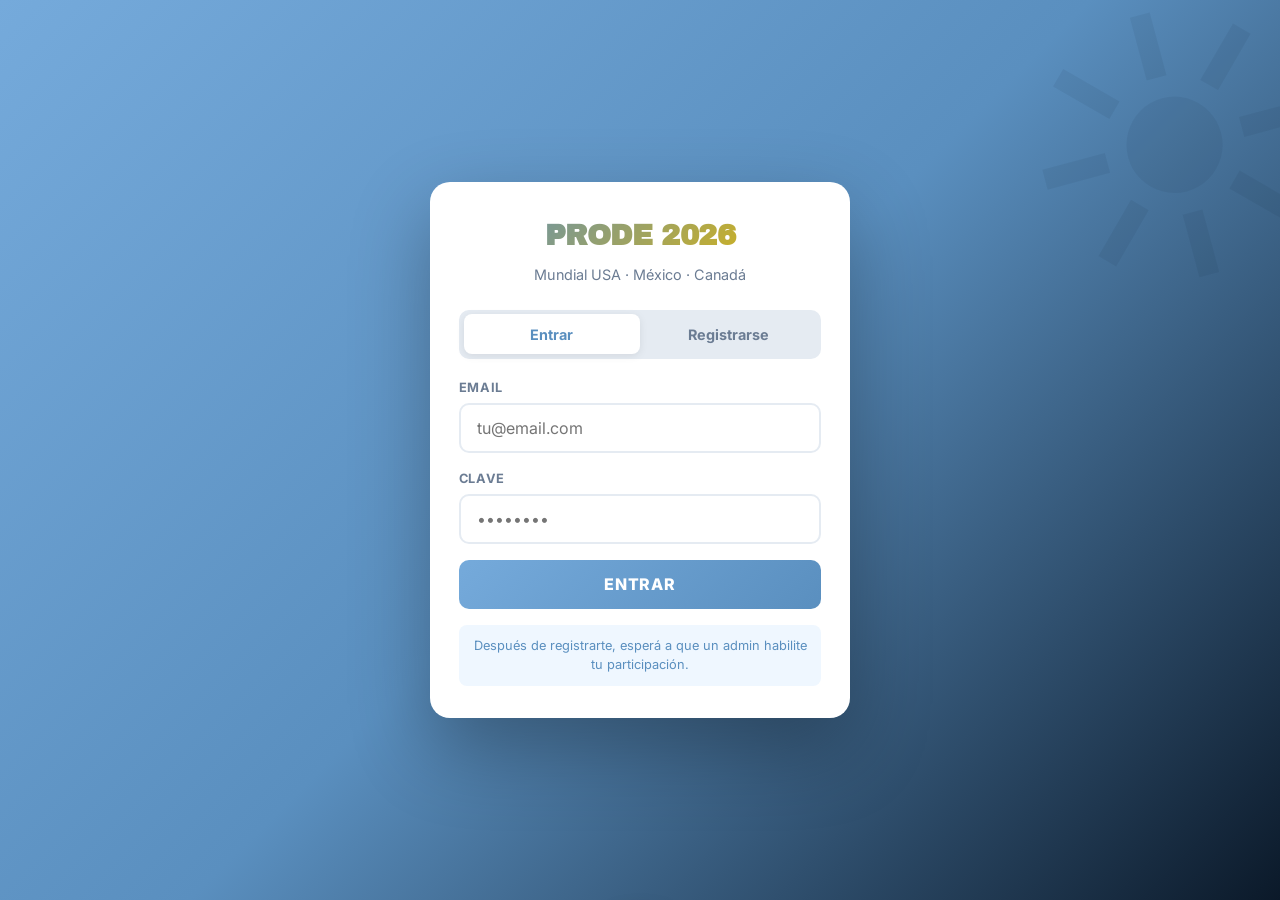
<file: index.html>
<!DOCTYPE html>
<html lang="es">
<head>
<meta charset="UTF-8">
<meta name="viewport" content="width=device-width, initial-scale=1.0">
<title>PRODE Mundial 2026 🏆</title>
<link rel="preconnect" href="https://fonts.googleapis.com">
<link rel="preconnect" href="https://fonts.gstatic.com" crossorigin>
<link href="https://fonts.googleapis.com/css2?family=Archivo+Black&family=Bebas+Neue&family=Inter:wght@400;500;600;700;800;900&display=swap" rel="stylesheet">
<link rel="stylesheet" href="style.css">
</head>
<body>

<div class="auth-screen" id="authScreen">
  <div class="auth-card">
    <h1 class="auth-title">PRODE 2026</h1>
    <p class="auth-subtitle">Mundial USA · México · Canadá</p>
    
    <div class="auth-tabs">
      <button class="auth-tab active" data-auth="login">Entrar</button>
      <button class="auth-tab" data-auth="register">Registrarse</button>
    </div>
    
    <div class="auth-error" id="authError"></div>
    
    <div id="loginForm">
      <div class="input-group">
        <label class="input-label">Email</label>
        <input type="email" class="input-field" id="loginEmail" placeholder="tu@email.com" autocomplete="email">
      </div>
      <div class="input-group">
        <label class="input-label">Clave</label>
        <input type="password" class="input-field" id="loginPassword" placeholder="••••••••" autocomplete="current-password">
      </div>
      <button class="btn-main" id="btnLogin">Entrar</button>
    </div>
    
    <div id="registerForm" style="display:none">
      <div class="input-group">
        <label class="input-label">Nombre completo</label>
        <input type="text" class="input-field" id="regNombre" placeholder="Nombre y apellido">
      </div>
      <div class="input-group">
        <label class="input-label">Email</label>
        <input type="email" class="input-field" id="regEmail" placeholder="tu@email.com">
      </div>
      <div class="input-group">
        <label class="input-label">Clave (mínimo 4 caracteres)</label>
        <input type="password" class="input-field" id="regPassword" placeholder="••••••••">
      </div>
      <button class="btn-main" id="btnRegister">Crear cuenta</button>
    </div>
    
    <div class="auth-info">
      Después de registrarte, esperá a que un admin habilite tu participación.
    </div>
  </div>
</div>

<div class="app" id="app">
  <header class="header">
    <div class="header-inner">
      <div class="app-title">PRODE 2026 ☀️
        <small>USA · México · Canadá</small>
      </div>
      <div class="user-info">
        <span class="user-badge" id="userBadge">👤 Cargando...</span>
        <a href="copas.html" class="btn-admin-link" style="background:linear-gradient(135deg, #d62828, #003566);">🇦🇷 Prode Copas</a>
<a href="admin.html" class="btn-admin-link hidden" id="adminLink">⭐ Admin</a>
        <button class="btn-logout" id="btnLogout">Salir</button>
      </div>
    </div>
  </header>
  
  <nav class="tabs-nav">
    <div class="tabs-inner">
      <button class="tab-btn active" data-tab="pronosticos">📝 Mis Pronósticos</button>
      <button class="tab-btn" data-tab="tabla">🏆 Tabla General</button>
      <button class="tab-btn" data-tab="publicos">👥 Pronósticos de Todos</button>
    </div>
  </nav>
  
  <main class="main">
    
    <section id="tab-pronosticos">
      <h2 class="section-title">MIS PRONÓSTICOS</h2>
      <p class="section-desc">Cargá tu predicción para los 72 partidos. <strong>5 pts</strong> resultado exacto · <strong>2 pts</strong> acertar el ganador. No te olvides de presionar <strong>"Enviar"</strong> al final.</p>
      
      <div id="countdownContainer"></div>
      <div id="pagoWarnContainer"></div>
      
      <div class="filter-bar">
        <button class="filter-btn active" data-filter="all">Todos</button>
        <button class="filter-btn" data-filter="arg">🇦🇷 Argentina</button>
        <button class="filter-btn" data-filter="j1">Fecha 1</button>
        <button class="filter-btn" data-filter="j2">Fecha 2</button>
        <button class="filter-btn" data-filter="j3">Fecha 3</button>
      </div>
      
      <div id="matchesContainer">
        <div class="loader"><div class="spinner"></div>Cargando partidos...</div>
      </div>
    </section>
    
    <section id="tab-tabla" class="hidden">
      <h2 class="section-title">TABLA GENERAL</h2>
      <p class="section-desc" id="tablaDesc">Cargando...</p>
      <div id="tablaContainer">
        <div class="loader"><div class="spinner"></div>Cargando tabla...</div>
      </div>
    </section>
    
    <section id="tab-publicos" class="hidden">
      <h2 class="section-title">PRONÓSTICOS DE TODOS</h2>
      <p class="section-desc">Visible una vez cerrados los pronósticos (11 jun, 16hs).</p>
      <div id="publicosContainer"></div>
    </section>
    
  </main>
  
  <!-- Sticky Enviar Bar (solo visible en tab pronósticos) -->
  <div class="send-bar hidden" id="sendBar">
    <div class="send-bar-info">
      <strong id="dirtyCount">0</strong> pronóstico(s) sin enviar
      <span class="dirty-badge hidden" id="dirtyBadge">⚠️ Sin guardar</span>
    </div>
    <button class="btn-enviar" id="btnEnviar" disabled>📤 Enviar pronósticos</button>
  </div>
</div>

<!-- Modal de confirmación -->
<div class="modal-overlay" id="modalConfirm">
  <div class="modal">
    <h3>📤 Confirmar envío</h3>
    <p>Vas a enviar <strong id="modalDirtyCount">0</strong> pronóstico(s) al servidor.<br><br>Podés volver a modificarlos hasta el <strong>11 de junio a las 16hs</strong>.</p>
    <div class="modal-actions">
      <button class="modal-btn-cancel" id="modalCancel">Cancelar</button>
      <button class="modal-btn-confirm" id="modalConfirmBtn">Confirmar envío</button>
    </div>
  </div>
</div>

<div class="toast" id="toast"></div>

<script src="app.js"></script>
<script>
const SESSION_KEY = 'prode_session_2026';
let session = null;
let pronosticos = {};      // los que están en el servidor (sincronizados)
let pendientes = {};       // los modificados pero aún no enviados
let resultadosReales = {};
let pronosticosCerrados = false;
let fechaCierre = null;

function $(s) { return document.querySelector(s); }
function $$(s) { return document.querySelectorAll(s); }

function showToast(msg, type = '') {
  const t = $('#toast');
  t.textContent = msg;
  t.className = 'toast show ' + type;
  setTimeout(() => t.className = 'toast ' + type, 3000);
}

function saveSession() { try { sessionStorage.setItem(SESSION_KEY, JSON.stringify(session)); } catch(e){} }
function loadSession() { try { const s = sessionStorage.getItem(SESSION_KEY); if (s) session = JSON.parse(s); } catch(e){} }
function clearSession() { try { sessionStorage.removeItem(SESSION_KEY); } catch(e){} session = null; }

// ============ AUTH ============
$$('.auth-tab').forEach(t => {
  t.addEventListener('click', () => {
    $$('.auth-tab').forEach(x => x.classList.remove('active'));
    t.classList.add('active');
    $('#authError').classList.remove('show');
    $('#loginForm').style.display = t.dataset.auth === 'login' ? 'block' : 'none';
    $('#registerForm').style.display = t.dataset.auth === 'register' ? 'block' : 'none';
  });
});

$('#btnLogin').addEventListener('click', async () => {
  const email = $('#loginEmail').value.trim();
  const password = $('#loginPassword').value;
  if (!email || !password) { showAuthError('Completá email y clave'); return; }
  setBtnLoading('#btnLogin', true);
  const res = await api('login', { email, password });
  setBtnLoading('#btnLogin', false);
  if (res.ok) {
    session = { ...res.usuario, password };
    saveSession();
    enterApp();
  } else {
    showAuthError(res.error);
  }
});

$('#btnRegister').addEventListener('click', async () => {
  const nombre = $('#regNombre').value.trim();
  const email = $('#regEmail').value.trim();
  const password = $('#regPassword').value;
  if (!nombre || !email || !password) { showAuthError('Completá todos los campos'); return; }
  if (password.length < 4) { showAuthError('Clave mínimo 4 caracteres'); return; }
  setBtnLoading('#btnRegister', true);
  const res = await api('registrar', { nombre, email, password });
  setBtnLoading('#btnRegister', false);
  if (res.ok) {
    session = { ...res.usuario, password };
    saveSession();
    enterApp();
  } else {
    showAuthError(res.error);
  }
});

function showAuthError(msg) {
  const e = $('#authError');
  e.textContent = msg;
  e.classList.add('show');
}

function setBtnLoading(sel, loading) {
  const btn = $(sel);
  btn.disabled = loading;
  if (loading) { btn.dataset.original = btn.textContent; btn.textContent = 'Procesando...'; }
  else { btn.textContent = btn.dataset.original || btn.textContent; }
}

// ============ ENTER APP ============
function enterApp() {
  $('#authScreen').style.display = 'none';
  $('#app').classList.add('show');
  const badge = $('#userBadge');
  badge.innerHTML = `👤 ${session.nombre}` + (session.admin ? ' <span style="margin-left:0.3rem">⭐</span>' : '');
  if (session.admin) {
    badge.classList.add('admin');
    $('#adminLink').classList.remove('hidden');
  }
  $('#btnLogout').addEventListener('click', () => { clearSession(); location.reload(); });
  setupTabs();
  setupFilters();
  setupSendBar();
  cargarDatosIniciales();
}

async function cargarDatosIniciales() {
  const info = await api('obtenerInfoPublica');
  if (info.ok) {
    pronosticosCerrados = info.cerrado;
    fechaCierre = new Date(info.fecha_cierre);
    renderCountdown();
    if (!pronosticosCerrados) startCountdownTimer();
  }
  if (!session.pago) renderPagoWarning();
  
  const res = await api('obtenerResultados');
  if (res.ok) resultadosReales = res.resultados;
  
  const pronos = await api('obtenerMisPronosticos', { userId: session.id, password: session.password });
  if (pronos.ok) {
    pronosticos = pronos.pronosticos;
  } else if (pronos.error && pronos.error.includes('Sesión')) {
    clearSession(); location.reload(); return;
  }
  renderMatches('all');
}

function renderCountdown() {
  const c = $('#countdownContainer');
  if (pronosticosCerrados) {
    c.innerHTML = `<div class="countdown-card closed"><div class="countdown-text"><strong>🔒 PRONÓSTICOS CERRADOS</strong>Ya empezó el Mundial. ¡A disfrutar y sumar puntos!</div></div>`;
  } else {
    c.innerHTML = `<div class="countdown-card"><div class="countdown-text"><strong>⏳ TIEMPO PARA PRONOSTICAR</strong>Se cierra el 11 de junio a las 16hs</div><div class="countdown-timer" id="countdownTimer">--</div></div>`;
  }
}

function renderPagoWarning() {
  $('#pagoWarnContainer').innerHTML = `<div class="pago-warn"><h3>⏸️ Participación pendiente</h3>Un administrador debe habilitarte para poder guardar pronósticos.<br>Mientras tanto, podés ver el fixture.</div>`;
}

function startCountdownTimer() {
  const update = () => {
    const diff = fechaCierre - new Date();
    if (diff <= 0) { pronosticosCerrados = true; renderCountdown(); renderMatches('all'); return; }
    const d = Math.floor(diff / 86400000);
    const h = Math.floor((diff % 86400000) / 3600000);
    const m = Math.floor((diff % 3600000) / 60000);
    const el = $('#countdownTimer');
    if (el) el.textContent = `${d}d ${h}h ${m}m`;
  };
  update();
  setInterval(update, 30000);
}

// ============ MATCHES ============
function setupFilters() {
  $$('.filter-btn').forEach(b => {
    b.addEventListener('click', () => {
      $$('.filter-btn').forEach(x => x.classList.remove('active'));
      b.classList.add('active');
      renderMatches(b.dataset.filter);
    });
  });
}

function renderMatches(filter) {
  let list = MATCHES;
  if (filter === 'arg') list = MATCHES.filter(m => m.home === 'ARG' || m.away === 'ARG');
  else if (filter === 'j1') list = MATCHES.filter(m => m.round === 1);
  else if (filter === 'j2') list = MATCHES.filter(m => m.round === 2);
  else if (filter === 'j3') list = MATCHES.filter(m => m.round === 3);
  
  const byDate = {};
  list.forEach(m => { if (!byDate[m.date]) byDate[m.date] = []; byDate[m.date].push(m); });
  
  $('#matchesContainer').innerHTML = Object.entries(byDate).map(([date, ms]) => `
    <div class="match-day-group">
      <div class="match-day-title">
        <span class="date-badge">${date}</span> ${getDayName(date)}
      </div>
      ${ms.map(m => renderMatch(m)).join('')}
    </div>
  `).join('');
  
  $('#matchesContainer').querySelectorAll('.score-input').forEach(input => {
    input.addEventListener('input', handleScoreInput);
  });
}

function calcularPuntosPartido(m) {
  const p = pronosticos[m.id];
  const r = resultadosReales[m.id];
  if (!p || !r) return null;
  if (p.local === r.local && p.visitante === r.visitante) return { tipo: 'exact', pts: 5 };
  const gP = p.local > p.visitante ? 'L' : (p.local < p.visitante ? 'V' : 'E');
  const gR = r.local > r.visitante ? 'L' : (r.local < r.visitante ? 'V' : 'E');
  return gP === gR ? { tipo: 'partial', pts: 2 } : { tipo: 'zero', pts: 0 };
}

function renderMatch(m) {
  const home = TEAMS[m.home];
  const away = TEAMS[m.away];
  // Si hay pendiente, mostrar eso; sino, lo guardado
  const pend = pendientes[m.id];
  const guardado = pronosticos[m.id] || {};
  const efectivo = pend || guardado;
  const real = resultadosReales[m.id];
  const isArg = m.home === 'ARG' || m.away === 'ARG';
  const homeArg = m.home === 'ARG' ? 'is-arg' : '';
  const awayArg = m.away === 'ARG' ? 'is-arg' : '';
  const locked = pronosticosCerrados || !session.pago;
  const hVal = efectivo.local !== undefined ? efectivo.local : '';
  const aVal = efectivo.visitante !== undefined ? efectivo.visitante : '';
  const dirty = !!pend;
  const pts = calcularPuntosPartido(m);
  
  return `
    <div class="match ${isArg ? 'is-arg' : ''}">
      <div class="team-side home">
        <span class="team-name ${homeArg}">${home.name}</span>
        <span class="flag">${home.flag}</span>
      </div>
      <div class="vs-block">
        <div class="vs-scores">
          <input type="number" class="score-input ${hVal !== '' ? 'filled' : ''} ${dirty ? 'dirty' : ''}" 
                 min="0" max="20" data-match="${m.id}" data-side="local" 
                 value="${hVal}" ${locked ? 'disabled' : ''}>
          <span class="vs-label">VS</span>
          <input type="number" class="score-input ${aVal !== '' ? 'filled' : ''} ${dirty ? 'dirty' : ''}" 
                 min="0" max="20" data-match="${m.id}" data-side="visitante" 
                 value="${aVal}" ${locked ? 'disabled' : ''}>
        </div>
        <div class="match-meta"><strong>${m.time}</strong> · ${m.venue}</div>
        ${real ? `<div class="match-result">Real: ${real.local}-${real.visitante}</div>` : ''}
        ${pts ? `<div class="match-points ${pts.tipo}">${pts.pts === 0 ? '0 pts' : '+' + pts.pts + ' pts'}</div>` : ''}
      </div>
      <div class="team-side away">
        <span class="flag">${away.flag}</span>
        <span class="team-name ${awayArg}">${away.name}</span>
      </div>
    </div>
  `;
}

function handleScoreInput(e) {
  const input = e.target;
  const matchId = parseInt(input.dataset.match);
  const side = input.dataset.side;
  let val = input.value;
  if (val !== '') {
    val = Math.max(0, Math.min(20, parseInt(val) || 0));
    input.value = val;
    input.classList.add('filled');
  } else {
    input.classList.remove('filled');
    val = null;
  }
  
  // Buscar el otro lado
  const pair = document.querySelector(`.score-input[data-match="${matchId}"][data-side="${side === 'local' ? 'visitante' : 'local'}"]`);
  const otherVal = pair.value === '' ? null : parseInt(pair.value);
  
  // Guardar como pendiente si los dos lados tienen valor
  if (val !== null && otherVal !== null) {
    const gl = side === 'local' ? val : otherVal;
    const gv = side === 'visitante' ? val : otherVal;
    const guardado = pronosticos[matchId];
    // Solo marcar como pendiente si cambió respecto al guardado
    if (!guardado || guardado.local !== gl || guardado.visitante !== gv) {
      pendientes[matchId] = { local: gl, visitante: gv };
    } else {
      delete pendientes[matchId];
    }
  } else if (val === null && otherVal === null) {
    delete pendientes[matchId];
  } else {
    // Solo un lado completo: marcar como pendiente parcial
    pendientes[matchId] = { local: side === 'local' ? val : otherVal, visitante: side === 'visitante' ? val : otherVal };
  }
  
  // Aplicar clase dirty a ambos inputs
  const isDirty = !!pendientes[matchId];
  document.querySelectorAll(`.score-input[data-match="${matchId}"]`).forEach(inp => {
    if (isDirty) inp.classList.add('dirty');
    else inp.classList.remove('dirty');
  });
  
  updateSendBar();
}

// ============ SEND BAR + MODAL ============
function setupSendBar() {
  $('#btnEnviar').addEventListener('click', () => {
    const validas = Object.entries(pendientes).filter(([id, p]) => {
      return p.local !== null && p.local !== undefined && p.visitante !== null && p.visitante !== undefined;
    });
    if (validas.length === 0) {
      showToast('No hay pronósticos válidos para enviar', 'error');
      return;
    }
    $('#modalDirtyCount').textContent = validas.length;
    $('#modalConfirm').classList.add('show');
  });
  
  $('#modalCancel').addEventListener('click', () => $('#modalConfirm').classList.remove('show'));
  
  $('#modalConfirmBtn').addEventListener('click', async () => {
    $('#modalConfirm').classList.remove('show');
    await enviarPronosticos();
  });
}

function updateSendBar() {
  const validas = Object.entries(pendientes).filter(([id, p]) => {
    return p.local !== null && p.local !== undefined && p.visitante !== null && p.visitante !== undefined;
  });
  const count = validas.length;
  const totalPendientes = Object.keys(pendientes).length;
  
  const tab = document.querySelector('.tab-btn.active');
  const enPronosticos = tab && tab.dataset.tab === 'pronosticos';
  
  if (enPronosticos && !pronosticosCerrados && session.pago) {
    $('#sendBar').classList.remove('hidden');
  } else {
    $('#sendBar').classList.add('hidden');
    return;
  }
  
  $('#dirtyCount').textContent = count;
  $('#btnEnviar').disabled = count === 0;
  
  if (totalPendientes > count) {
    $('#dirtyBadge').classList.remove('hidden');
    $('#dirtyBadge').textContent = `⚠️ ${totalPendientes - count} incompleto(s)`;
  } else {
    $('#dirtyBadge').classList.add('hidden');
  }
}

async function enviarPronosticos() {
  const validas = {};
  Object.entries(pendientes).forEach(([id, p]) => {
    if (p.local !== null && p.local !== undefined && p.visitante !== null && p.visitante !== undefined) {
      validas[id] = p;
    }
  });
  
  if (Object.keys(validas).length === 0) {
    showToast('No hay pronósticos válidos', 'error');
    return;
  }
  
  $('#btnEnviar').disabled = true;
  $('#btnEnviar').textContent = '⏳ Enviando...';
  
  const res = await api('guardarPronosticosBatch', {
    userId: session.id,
    password: session.password,
    pronosticos: validas
  });
  
  $('#btnEnviar').textContent = '📤 Enviar pronósticos';
  
  if (res.ok) {
    // Mover de pendientes a guardados
    Object.entries(validas).forEach(([id, p]) => {
      pronosticos[id] = p;
      delete pendientes[id];
    });
    // Mantener los pendientes incompletos
    showToast(`✅ ${res.guardados} pronósticos enviados`, 'success');
    const f = document.querySelector('.filter-btn.active').dataset.filter;
    renderMatches(f);
    updateSendBar();
  } else {
    showToast('❌ ' + res.error, 'error');
    $('#btnEnviar').disabled = false;
  }
}

// ============ TABS ============
function setupTabs() {
  $$('.tab-btn').forEach(t => {
    t.addEventListener('click', () => {
      $$('.tab-btn').forEach(x => x.classList.remove('active'));
      t.classList.add('active');
      $$('main section').forEach(s => s.classList.add('hidden'));
      $('#tab-' + t.dataset.tab).classList.remove('hidden');
      if (t.dataset.tab === 'tabla') cargarTabla();
      if (t.dataset.tab === 'publicos') cargarPublicos();
      updateSendBar();
    });
  });
}

async function cargarTabla() {
  const cont = $('#tablaContainer');
  cont.innerHTML = '<div class="loader"><div class="spinner"></div>Cargando...</div>';
  const res = await api('obtenerTablaGeneral');
  if (!res.ok) { cont.innerHTML = `<div style="padding:2rem;text-align:center;color:var(--grey)">${res.error}</div>`; return; }
  
  $('#tablaDesc').innerHTML = `<strong>${res.total_partidos_con_resultado}</strong> partidos con resultado · ${res.pts_exacto} pts exacto / ${res.pts_acierto} pts ganador`;
  
  if (res.tabla.length === 0) {
    cont.innerHTML = `<div style="padding:2rem;text-align:center;color:var(--grey)">Aún no hay participantes habilitados.</div>`;
    return;
  }
  
  cont.innerHTML = `<div class="tabla-card"><table class="tabla">
    <thead><tr><th>#</th><th>Participante</th><th>Exactos</th><th>Ganador</th><th>Cargados</th><th>Pts</th></tr></thead>
    <tbody>${res.tabla.map((u, i) => {
      const isMe = u.id === session.id;
      const posClass = i === 0 ? 'gold' : (i === 1 ? 'silver' : (i === 2 ? 'bronze' : ''));
      return `<tr class="${isMe ? 'me' : ''}">
        <td><span class="pos ${posClass}">${i+1}</span></td>
        <td>${u.nombre}${isMe ? ' <small style="opacity:0.7">(vos)</small>' : ''}</td>
        <td>${u.aciertos_exactos}</td>
        <td>${u.aciertos_ganador}</td>
        <td>${u.pronosticos_cargados}/72</td>
        <td><span class="pts">${u.puntos}</span></td>
      </tr>`;
    }).join('')}</tbody>
  </table></div>`;
}

async function cargarPublicos() {
  const cont = $('#publicosContainer');
  if (!pronosticosCerrados) {
    cont.innerHTML = `<div style="background:white;padding:2rem;border-radius:14px;text-align:center;box-shadow:var(--shadow)"><div style="font-size:3rem;margin-bottom:0.5rem">🔒</div><h3 style="font-family:'Bebas Neue',sans-serif;font-size:1.5rem;margin-bottom:0.3rem">Pronósticos privados</h3><p style="color:var(--grey)">Una vez cerrado el plazo (11 jun, 16hs) vas a poder ver los pronósticos de todos.</p></div>`;
    return;
  }
  cont.innerHTML = '<div class="loader"><div class="spinner"></div>Cargando...</div>';
  const [res, tabla] = await Promise.all([api('obtenerPronosticosPublicos'), api('obtenerTablaGeneral')]);
  if (!res.ok) { cont.innerHTML = `<div style="padding:2rem;text-align:center;color:var(--grey)">${res.error}</div>`; return; }
  const ptsMap = {};
  if (tabla.ok) tabla.tabla.forEach(u => { ptsMap[u.id] = u.puntos; });
  cont.innerHTML = res.usuarios.map(u => `
    <div class="publicos-card">
      <div class="publicos-user">
        <h3>${u.nombre}</h3>
        <span class="pts-badge">${ptsMap[u.id] || 0} pts</span>
      </div>
      <div class="publicos-list">
        ${MATCHES.map(m => {
          const p = u.pronosticos[m.id];
          if (!p) return '';
          const r = resultadosReales[m.id];
          let cls = '';
          if (r) {
            if (p.local === r.local && p.visitante === r.visitante) cls = 'exact';
            else {
              const gp = p.local > p.visitante ? 'L' : (p.local < p.visitante ? 'V' : 'E');
              const gr = r.local > r.visitante ? 'L' : (r.local < r.visitante ? 'V' : 'E');
              cls = gp === gr ? 'partial' : 'zero';
            }
          }
          return `<div class="publicos-prono ${cls}"><span>${TEAMS[m.home].flag} ${TEAMS[m.away].flag}</span><strong>${p.local}-${p.visitante}</strong></div>`;
        }).join('')}
      </div>
    </div>
  `).join('');
}

// ============ INIT ============
loadSession();
if (session && session.id && session.password) {
  api('verificarUsuario', { userId: session.id, password: session.password }).then(res => {
    if (res.ok) {
      session = { ...res.usuario, password: session.password };
      saveSession();
      enterApp();
    } else {
      clearSession();
    }
  }).catch(() => clearSession());
}
</script>
</body>
</html>
</file>
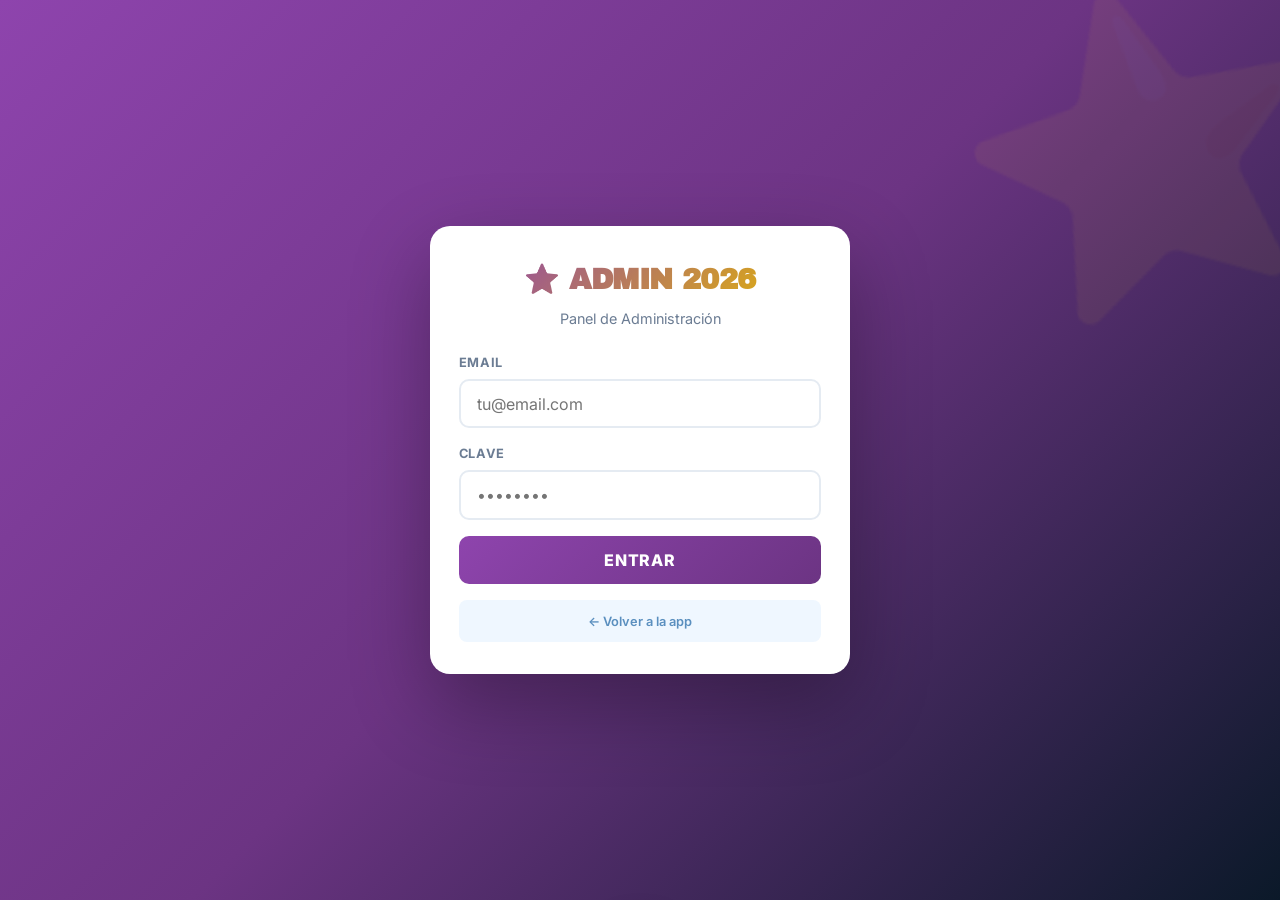
<file: admin (1).html>
<!DOCTYPE html>
<html lang="es" class="admin">
<head>
<meta charset="UTF-8">
<meta name="viewport" content="width=device-width, initial-scale=1.0">
<title>Admin PRODE Mundial 2026 ⭐</title>
<link rel="preconnect" href="https://fonts.googleapis.com">
<link rel="preconnect" href="https://fonts.gstatic.com" crossorigin>
<link href="https://fonts.googleapis.com/css2?family=Archivo+Black&family=Bebas+Neue&family=Inter:wght@400;500;600;700;800;900&display=swap" rel="stylesheet">
<link rel="stylesheet" href="style.css">
</head>
<body class="admin">

<div class="auth-screen admin" id="authScreen">
  <div class="auth-card">
    <h1 class="auth-title">⭐ ADMIN 2026</h1>
    <p class="auth-subtitle">Panel de Administración</p>
    <div class="auth-error" id="authError"></div>
    <div class="input-group">
      <label class="input-label">Email</label>
      <input type="email" class="input-field" id="loginEmail" placeholder="tu@email.com">
    </div>
    <div class="input-group">
      <label class="input-label">Clave</label>
      <input type="password" class="input-field" id="loginPassword" placeholder="••••••••">
    </div>
    <button class="btn-main" id="btnLogin">Entrar</button>
    <div class="auth-info"><a href="index.html" style="color:var(--celeste-dark);text-decoration:none;font-weight:600">← Volver a la app</a></div>
  </div>
</div>

<div class="app admin" id="app">
  <header class="header admin">
    <div class="header-inner">
      <div class="app-title">⭐ PANEL ADMIN<small>PRODE Mundial 2026</small></div>
      <div class="user-info">
        <span class="user-badge admin" id="userBadge">⭐ Admin</span>
        <a href="index.html" class="btn-admin-link">← App</a>
        <button class="btn-logout" id="btnLogout">Salir</button>
      </div>
    </div>
  </header>
  
  <nav class="tabs-nav">
    <div class="tabs-inner">
      <button class="tab-btn active" data-tab="dashboard">📊 Dashboard</button>
      <button class="tab-btn" data-tab="usuarios">👥 Usuarios</button>
      <button class="tab-btn" data-tab="resultados">⚽ Resultados</button>
      <button class="tab-btn" data-tab="admins">⭐ Admins</button>
      <button class="tab-btn" data-tab="config">⚙️ Config</button>
    </div>
  </nav>
  
  <main class="main">
    <section id="tab-dashboard">
      <h2 class="section-title">DASHBOARD</h2>
      <p class="section-desc">Vista general del prode</p>
      <div class="stats-grid" id="statsGrid"><div class="loader"><div class="spinner"></div>Cargando...</div></div>
    </section>
    
    <section id="tab-usuarios" class="hidden">
      <h2 class="section-title">USUARIOS</h2>
      <p class="section-desc">Habilitá la participación marcando "Pagó: SÍ".</p>
      <div class="card">
        <table class="usuarios-table">
          <thead><tr><th>Nombre</th><th>Email</th><th>Registro</th><th>Estado</th><th>Acción</th></tr></thead>
          <tbody id="usuariosBody"><tr><td colspan="5" style="text-align:center;padding:2rem;color:var(--grey)">Cargando...</td></tr></tbody>
        </table>
      </div>
    </section>
    
    <section id="tab-resultados" class="hidden">
      <h2 class="section-title">RESULTADOS REALES</h2>
      <p class="section-desc">Cargá los resultados finales. Los puntos se calculan automáticamente.</p>
      <div class="filter-bar">
        <button class="filter-btn active" data-filter="all">Todos</button>
        <button class="filter-btn" data-filter="con">Con resultado</button>
        <button class="filter-btn" data-filter="sin">Sin resultado</button>
        <button class="filter-btn" data-filter="arg">🇦🇷 Argentina</button>
        <button class="filter-btn" data-filter="j1">Fecha 1</button>
        <button class="filter-btn" data-filter="j2">Fecha 2</button>
        <button class="filter-btn" data-filter="j3">Fecha 3</button>
      </div>
      <div class="card" id="resultadosContainer"><div class="loader"><div class="spinner"></div>Cargando...</div></div>
    </section>
    
    <section id="tab-admins" class="hidden">
      <h2 class="section-title">ADMINISTRADORES</h2>
      <p class="section-desc">Otros admins que pueden cargar resultados.</p>
      <div class="card">
        <h3 style="font-family:'Bebas Neue',sans-serif;font-size:1.3rem;margin-bottom:0.8rem">➕ Agregar admin</h3>
        <div class="config-row">
          <input type="email" class="input-field" id="newAdminEmail" placeholder="Email" style="flex:1;min-width:200px">
          <input type="text" class="input-field" id="newAdminNombre" placeholder="Nombre" style="flex:1;min-width:150px">
          <button class="btn-save" id="btnAddAdmin">Agregar</button>
        </div>
        <p style="font-size:0.8rem;color:var(--grey);margin-top:0.5rem">El email debe coincidir con el que usen para registrarse.</p>
      </div>
      <div class="card">
        <h3 style="font-family:'Bebas Neue',sans-serif;font-size:1.3rem;margin-bottom:0.8rem">Lista</h3>
        <div id="adminsList"><div class="loader"><div class="spinner"></div>Cargando...</div></div>
      </div>
    </section>
    
    <section id="tab-config" class="hidden">
      <h2 class="section-title">CONFIGURACIÓN</h2>
      <div class="card">
        <h3 style="font-family:'Bebas Neue',sans-serif;font-size:1.3rem;margin-bottom:0.8rem">🕐 Fecha de cierre</h3>
        <p style="font-size:0.85rem;color:var(--grey);margin-bottom:1rem">Formato: YYYY-MM-DDTHH:MM:SS-03:00</p>
        <div class="config-row">
          <input type="text" class="input-field" id="fechaCierre" value="2026-06-11T16:00:00-03:00">
          <button class="btn-save" id="btnSaveFecha">Guardar</button>
        </div>
      </div>
      <div class="card">
        <h3 style="font-family:'Bebas Neue',sans-serif;font-size:1.3rem;margin-bottom:0.8rem">📋 Sistema de puntos</h3>
        <p><strong>5 pts</strong> — Resultado exacto<br><strong>2 pts</strong> — Acierto de ganador/empate<br><strong>0 pts</strong> — Sin acierto</p>
      </div>
    </section>
  </main>
</div>

<div class="toast" id="toast"></div>

<script src="app.js"></script>
<script>
const SESSION_KEY = 'prode_admin_session_2026';
let session = null;
let resultadosReales = {};

function $(s) { return document.querySelector(s); }
function $$(s) { return document.querySelectorAll(s); }

function showToast(msg, type = '') {
  const t = $('#toast');
  t.textContent = msg;
  t.className = 'toast show ' + type;
  setTimeout(() => t.className = 'toast ' + type, 2500);
}

function saveSession() { try { sessionStorage.setItem(SESSION_KEY, JSON.stringify(session)); } catch(e){} }
function loadSession() { try { const s = sessionStorage.getItem(SESSION_KEY); if (s) session = JSON.parse(s); } catch(e){} }
function clearSession() { try { sessionStorage.removeItem(SESSION_KEY); } catch(e){} session = null; }

$('#btnLogin').addEventListener('click', async () => {
  const email = $('#loginEmail').value.trim();
  const password = $('#loginPassword').value;
  if (!email || !password) { showAuthError('Completá email y clave'); return; }
  const btn = $('#btnLogin');
  btn.disabled = true; btn.textContent = 'Procesando...';
  const res = await api('login', { email, password });
  btn.disabled = false; btn.textContent = 'Entrar';
  if (res.ok) {
    if (!res.usuario.admin) { showAuthError('No tenés permisos de administrador'); return; }
    session = { ...res.usuario, password };
    saveSession();
    enterApp();
  } else {
    showAuthError(res.error);
  }
});

function showAuthError(msg) {
  const e = $('#authError');
  e.textContent = msg;
  e.classList.add('show');
}

function enterApp() {
  $('#authScreen').style.display = 'none';
  $('#app').classList.add('show');
  $('#userBadge').textContent = '⭐ ' + session.nombre;
  $('#btnLogout').addEventListener('click', () => { clearSession(); location.reload(); });
  setupTabs();
  setupFilters();
  cargarDashboard();
}

function setupTabs() {
  $$('.tab-btn').forEach(t => {
    t.addEventListener('click', () => {
      $$('.tab-btn').forEach(x => x.classList.remove('active'));
      t.classList.add('active');
      $$('main section').forEach(s => s.classList.add('hidden'));
      $('#tab-' + t.dataset.tab).classList.remove('hidden');
      if (t.dataset.tab === 'dashboard') cargarDashboard();
      if (t.dataset.tab === 'usuarios') cargarUsuarios();
      if (t.dataset.tab === 'resultados') cargarResultados();
      if (t.dataset.tab === 'admins') cargarAdmins();
    });
  });
}

async function cargarDashboard() {
  const grid = $('#statsGrid');
  grid.innerHTML = '<div class="loader"><div class="spinner"></div>Cargando...</div>';
  const [u, t, r] = await Promise.all([
    api('adminListarUsuarios', { userId: session.id, password: session.password }),
    api('obtenerTablaGeneral'),
    api('obtenerResultados')
  ]);
  const totalUsr = u.ok ? u.usuarios.length : 0;
  const pagados = u.ok ? u.usuarios.filter(x => x.pago).length : 0;
  const totalRes = r.ok ? Object.keys(r.resultados).length : 0;
  const lider = t.ok && t.tabla.length ? t.tabla[0] : null;
  grid.innerHTML = `
    <div class="stat-card"><div class="stat-value">${totalUsr}</div><div class="stat-label">Usuarios</div></div>
    <div class="stat-card"><div class="stat-value">${pagados}</div><div class="stat-label">Habilitados</div></div>
    <div class="stat-card"><div class="stat-value">${totalRes}/72</div><div class="stat-label">Resultados</div></div>
    <div class="stat-card"><div class="stat-value" style="font-size:1.2rem">${lider ? lider.nombre : '-'}</div><div class="stat-label">${lider ? lider.puntos + ' pts líder' : 'Sin líder'}</div></div>
  `;
}

async function cargarUsuarios() {
  const tbody = $('#usuariosBody');
  const res = await api('adminListarUsuarios', { userId: session.id, password: session.password });
  if (!res.ok) { tbody.innerHTML = `<tr><td colspan="5" style="color:var(--danger);padding:1rem">${res.error}</td></tr>`; return; }
  if (!res.usuarios.length) { tbody.innerHTML = `<tr><td colspan="5" style="text-align:center;padding:2rem;color:var(--grey)">Sin usuarios</td></tr>`; return; }
  tbody.innerHTML = res.usuarios.map(u => `
    <tr>
      <td><strong>${u.nombre}</strong></td>
      <td>${u.email}</td>
      <td style="font-size:0.8rem;color:var(--grey)">${u.fecha_registro ? new Date(u.fecha_registro).toLocaleDateString('es-AR') : '-'}</td>
      <td><span class="estado-badge ${u.pago ? 'si' : 'no'}">${u.pago ? '✓ Pagó' : '✗ Pendiente'}</span></td>
      <td><button class="btn-toggle ${u.pago ? 'no' : ''}" data-id="${u.id}" data-state="${!u.pago}">${u.pago ? 'Marcar NO pago' : 'Habilitar'}</button></td>
    </tr>
  `).join('');
  tbody.querySelectorAll('.btn-toggle').forEach(btn => {
    btn.addEventListener('click', async () => {
      btn.disabled = true;
      const res = await api('adminCambiarPago', { userId: session.id, password: session.password, targetUserId: btn.dataset.id, nuevoEstado: btn.dataset.state === 'true' });
      if (res.ok) { showToast('✅ Actualizado', 'success'); cargarUsuarios(); }
      else { showToast('❌ ' + res.error, 'error'); btn.disabled = false; }
    });
  });
}

function setupFilters() {
  $$('.filter-btn').forEach(b => {
    b.addEventListener('click', () => {
      $$('.filter-btn').forEach(x => x.classList.remove('active'));
      b.classList.add('active');
      renderResultados(b.dataset.filter);
    });
  });
}

async function cargarResultados() {
  const cont = $('#resultadosContainer');
  cont.innerHTML = '<div class="loader"><div class="spinner"></div>Cargando...</div>';
  const res = await api('obtenerResultados');
  if (!res.ok) { cont.innerHTML = `<div style="color:var(--danger);padding:1rem">${res.error}</div>`; return; }
  resultadosReales = res.resultados;
  renderResultados('all');
}

function renderResultados(filter) {
  let list = MATCHES;
  if (filter === 'arg') list = MATCHES.filter(m => m.home === 'ARG' || m.away === 'ARG');
  else if (filter === 'j1') list = MATCHES.filter(m => m.round === 1);
  else if (filter === 'j2') list = MATCHES.filter(m => m.round === 2);
  else if (filter === 'j3') list = MATCHES.filter(m => m.round === 3);
  else if (filter === 'con') list = MATCHES.filter(m => resultadosReales[m.id]);
  else if (filter === 'sin') list = MATCHES.filter(m => !resultadosReales[m.id]);
  
  const cont = $('#resultadosContainer');
  if (!list.length) { cont.innerHTML = '<div style="padding:2rem;text-align:center;color:var(--grey)">Sin partidos</div>'; return; }
  cont.innerHTML = list.map(m => {
    const home = TEAMS[m.home];
    const away = TEAMS[m.away];
    const r = resultadosReales[m.id];
    const isArg = m.home === 'ARG' || m.away === 'ARG';
    const hVal = r ? r.local : '';
    const aVal = r ? r.visitante : '';
    return `<div class="match-admin" style="${isArg ? 'background:linear-gradient(90deg,rgba(117,170,219,0.08),rgba(255,215,0,0.05));border-radius:8px;padding:0.7rem 0.5rem;margin:0 -0.5rem' : ''}">
      <div class="team-side home"><span>${home.name}</span><span class="flag">${home.flag}</span></div>
      <div class="vs-block">
        <input type="number" class="score-input ${hVal !== '' ? 'filled' : ''}" min="0" max="20" id="r-${m.id}-l" value="${hVal}">
        <span class="vs-label">VS</span>
        <input type="number" class="score-input ${aVal !== '' ? 'filled' : ''}" min="0" max="20" id="r-${m.id}-v" value="${aVal}">
      </div>
      <div class="team-side"><span class="flag">${away.flag}</span><span>${away.name}</span></div>
      <div class="match-actions">
        <div class="match-meta">#${m.id} · ${m.date} ${m.time}</div>
        <button class="btn-save" data-match="${m.id}">${r ? 'Actualizar' : 'Guardar'}</button>
        ${r ? `<button class="btn-delete" data-match="${m.id}">Borrar</button>` : ''}
      </div>
    </div>`;
  }).join('');
  cont.querySelectorAll('.btn-save').forEach(btn => btn.addEventListener('click', () => guardarResultado(parseInt(btn.dataset.match))));
  cont.querySelectorAll('.btn-delete').forEach(btn => btn.addEventListener('click', () => eliminarResultado(parseInt(btn.dataset.match))));
}

async function guardarResultado(matchId) {
  const gl = $('#r-' + matchId + '-l').value === '' ? NaN : parseInt($('#r-' + matchId + '-l').value);
  const gv = $('#r-' + matchId + '-v').value === '' ? NaN : parseInt($('#r-' + matchId + '-v').value);
  if (isNaN(gl) || isNaN(gv)) { showToast('❌ Cargá ambos goles', 'error'); return; }
  const res = await api('adminCargarResultado', { userId: session.id, password: session.password, partidoId: matchId, golesLocal: gl, golesVisitante: gv });
  if (res.ok) {
    resultadosReales[matchId] = { local: gl, visitante: gv };
    showToast('✅ Guardado', 'success');
    renderResultados(document.querySelector('.filter-btn.active').dataset.filter);
  } else { showToast('❌ ' + res.error, 'error'); }
}

async function eliminarResultado(matchId) {
  if (!confirm('¿Borrar este resultado?')) return;
  const res = await api('adminEliminarResultado', { userId: session.id, password: session.password, partidoId: matchId });
  if (res.ok) {
    delete resultadosReales[matchId];
    showToast('🗑️ Borrado', 'success');
    renderResultados(document.querySelector('.filter-btn.active').dataset.filter);
  } else { showToast('❌ ' + res.error, 'error'); }
}

async function cargarAdmins() {
  const cont = $('#adminsList');
  const res = await api('adminListarAdmins', { userId: session.id, password: session.password });
  if (!res.ok) { cont.innerHTML = `<div style="color:var(--danger)">${res.error}</div>`; return; }
  if (!res.admins.length) { cont.innerHTML = '<div style="color:var(--grey);padding:1rem">Sin admins</div>'; return; }
  cont.innerHTML = `<table class="usuarios-table"><thead><tr><th>Nombre</th><th>Email</th><th>Estado</th></tr></thead><tbody>${res.admins.map(a => `<tr><td><strong>${a.nombre || '-'}</strong></td><td>${a.email}</td><td><span class="estado-badge ${a.activo ? 'si' : 'no'}">${a.activo ? '✓ Activo' : '✗ Inactivo'}</span></td></tr>`).join('')}</tbody></table>`;
}

$('#btnAddAdmin').addEventListener('click', async () => {
  const email = $('#newAdminEmail').value.trim();
  const nombre = $('#newAdminNombre').value.trim();
  if (!email) { showToast('❌ Falta email', 'error'); return; }
  const res = await api('adminAgregarAdmin', { userId: session.id, password: session.password, nuevoEmail: email, nuevoNombre: nombre });
  if (res.ok) { showToast('✅ Agregado', 'success'); $('#newAdminEmail').value = ''; $('#newAdminNombre').value = ''; cargarAdmins(); }
  else { showToast('❌ ' + res.error, 'error'); }
});

$('#btnSaveFecha').addEventListener('click', async () => {
  const fecha = $('#fechaCierre').value.trim();
  if (!fecha) { showToast('❌ Falta fecha', 'error'); return; }
  const res = await api('adminCambiarFechaCierre', { userId: session.id, password: session.password, nuevaFecha: fecha });
  if (res.ok) showToast('✅ Fecha actualizada', 'success');
  else showToast('❌ ' + res.error, 'error');
});

loadSession();
if (session && session.id && session.password && session.admin) {
  api('verificarUsuario', { userId: session.id, password: session.password }).then(res => {
    if (res.ok && res.usuario.admin) {
      session = { ...res.usuario, password: session.password };
      saveSession();
      enterApp();
    } else clearSession();
  }).catch(() => clearSession());
}
</script>
</body>
</html>
</file>
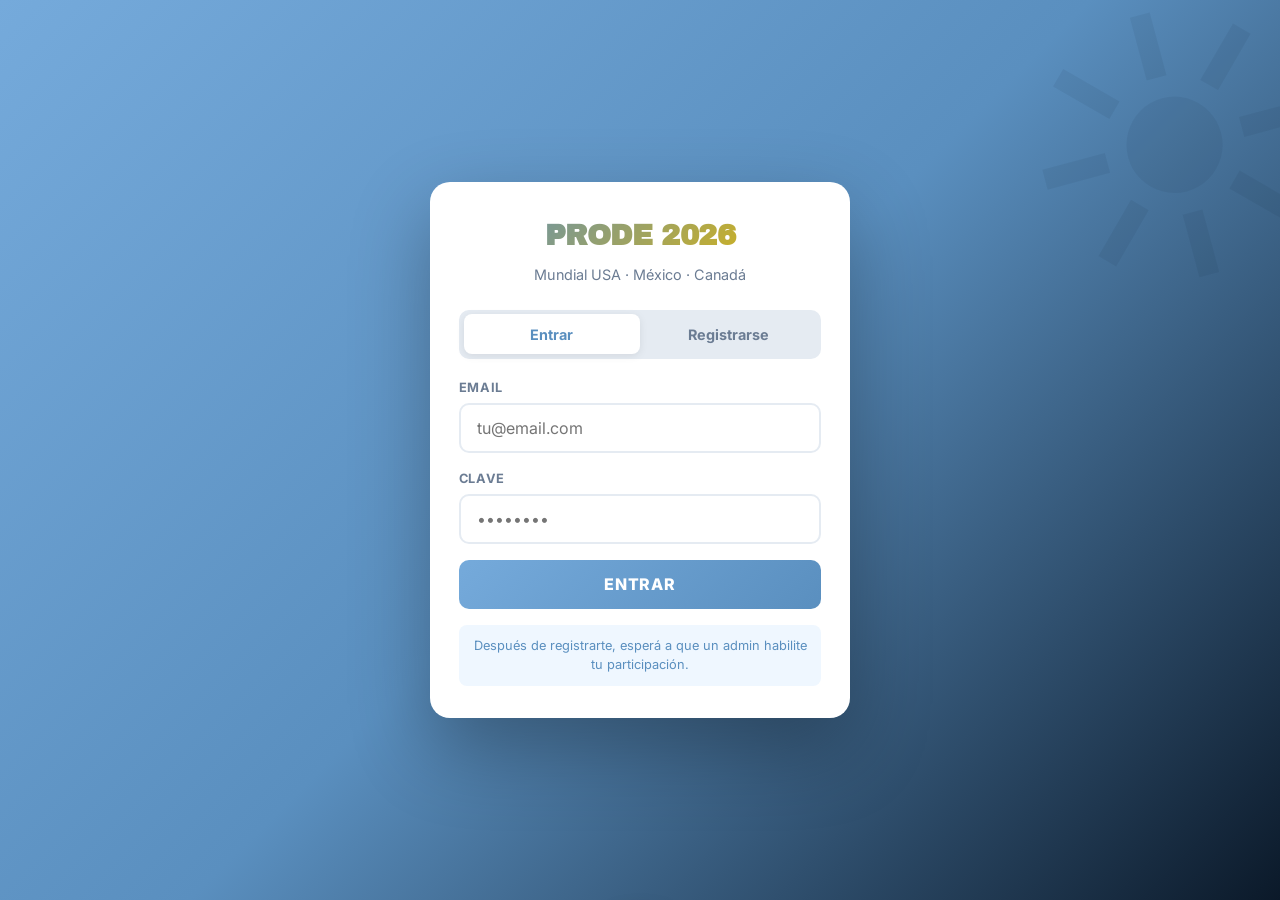
<file: index (6).html>
<!DOCTYPE html>
<html lang="es">
<head>
<meta charset="UTF-8">
<meta name="viewport" content="width=device-width, initial-scale=1.0">
<title>PRODE Mundial 2026 🏆</title>
<link rel="preconnect" href="https://fonts.googleapis.com">
<link rel="preconnect" href="https://fonts.gstatic.com" crossorigin>
<link href="https://fonts.googleapis.com/css2?family=Archivo+Black&family=Bebas+Neue&family=Inter:wght@400;500;600;700;800;900&display=swap" rel="stylesheet">
<link rel="stylesheet" href="style.css">
</head>
<body>

<div class="auth-screen" id="authScreen">
  <div class="auth-card">
    <h1 class="auth-title">PRODE 2026</h1>
    <p class="auth-subtitle">Mundial USA · México · Canadá</p>
    
    <div class="auth-tabs">
      <button class="auth-tab active" data-auth="login">Entrar</button>
      <button class="auth-tab" data-auth="register">Registrarse</button>
    </div>
    
    <div class="auth-error" id="authError"></div>
    
    <div id="loginForm">
      <div class="input-group">
        <label class="input-label">Email</label>
        <input type="email" class="input-field" id="loginEmail" placeholder="tu@email.com" autocomplete="email">
      </div>
      <div class="input-group">
        <label class="input-label">Clave</label>
        <input type="password" class="input-field" id="loginPassword" placeholder="••••••••" autocomplete="current-password">
      </div>
      <button class="btn-main" id="btnLogin">Entrar</button>
    </div>
    
    <div id="registerForm" style="display:none">
      <div class="input-group">
        <label class="input-label">Nombre completo</label>
        <input type="text" class="input-field" id="regNombre" placeholder="Nombre y apellido">
      </div>
      <div class="input-group">
        <label class="input-label">Email</label>
        <input type="email" class="input-field" id="regEmail" placeholder="tu@email.com">
      </div>
      <div class="input-group">
        <label class="input-label">Clave (mínimo 4 caracteres)</label>
        <input type="password" class="input-field" id="regPassword" placeholder="••••••••">
      </div>
      <button class="btn-main" id="btnRegister">Crear cuenta</button>
    </div>
    
    <div class="auth-info">
      Después de registrarte, esperá a que un admin habilite tu participación.
    </div>
  </div>
</div>

<div class="app" id="app">
  <header class="header">
    <div class="header-inner">
      <div class="app-title">PRODE 2026 ☀️
        <small>USA · México · Canadá</small>
      </div>
      <div class="user-info">
        <span class="user-badge" id="userBadge">👤 Cargando...</span>
        <a href="admin.html" class="btn-admin-link hidden" id="adminLink">⭐ Admin</a>
        <button class="btn-logout" id="btnLogout">Salir</button>
      </div>
    </div>
  </header>
  
  <nav class="tabs-nav">
    <div class="tabs-inner">
      <button class="tab-btn active" data-tab="pronosticos">📝 Mis Pronósticos</button>
      <button class="tab-btn" data-tab="tabla">🏆 Tabla General</button>
      <button class="tab-btn" data-tab="publicos">👥 Pronósticos de Todos</button>
    </div>
  </nav>
  
  <main class="main">
    
    <section id="tab-pronosticos">
      <h2 class="section-title">MIS PRONÓSTICOS</h2>
      <p class="section-desc">Cargá tu predicción para los 72 partidos. <strong>5 pts</strong> resultado exacto · <strong>2 pts</strong> acertar el ganador. No te olvides de presionar <strong>"Enviar"</strong> al final.</p>
      
      <div id="countdownContainer"></div>
      <div id="pagoWarnContainer"></div>
      
      <div class="filter-bar">
        <button class="filter-btn active" data-filter="all">Todos</button>
        <button class="filter-btn" data-filter="arg">🇦🇷 Argentina</button>
        <button class="filter-btn" data-filter="j1">Fecha 1</button>
        <button class="filter-btn" data-filter="j2">Fecha 2</button>
        <button class="filter-btn" data-filter="j3">Fecha 3</button>
      </div>
      
      <div id="matchesContainer">
        <div class="loader"><div class="spinner"></div>Cargando partidos...</div>
      </div>
    </section>
    
    <section id="tab-tabla" class="hidden">
      <h2 class="section-title">TABLA GENERAL</h2>
      <p class="section-desc" id="tablaDesc">Cargando...</p>
      <div id="tablaContainer">
        <div class="loader"><div class="spinner"></div>Cargando tabla...</div>
      </div>
    </section>
    
    <section id="tab-publicos" class="hidden">
      <h2 class="section-title">PRONÓSTICOS DE TODOS</h2>
      <p class="section-desc">Visible una vez cerrados los pronósticos (11 jun, 16hs).</p>
      <div id="publicosContainer"></div>
    </section>
    
  </main>
  
  <!-- Sticky Enviar Bar (solo visible en tab pronósticos) -->
  <div class="send-bar hidden" id="sendBar">
    <div class="send-bar-info">
      <strong id="dirtyCount">0</strong> pronóstico(s) sin enviar
      <span class="dirty-badge hidden" id="dirtyBadge">⚠️ Sin guardar</span>
    </div>
    <button class="btn-enviar" id="btnEnviar" disabled>📤 Enviar pronósticos</button>
  </div>
</div>

<!-- Modal de confirmación -->
<div class="modal-overlay" id="modalConfirm">
  <div class="modal">
    <h3>📤 Confirmar envío</h3>
    <p>Vas a enviar <strong id="modalDirtyCount">0</strong> pronóstico(s) al servidor.<br><br>Podés volver a modificarlos hasta el <strong>11 de junio a las 16hs</strong>.</p>
    <div class="modal-actions">
      <button class="modal-btn-cancel" id="modalCancel">Cancelar</button>
      <button class="modal-btn-confirm" id="modalConfirmBtn">Confirmar envío</button>
    </div>
  </div>
</div>

<div class="toast" id="toast"></div>

<script src="app.js"></script>
<script>
const SESSION_KEY = 'prode_session_2026';
let session = null;
let pronosticos = {};      // los que están en el servidor (sincronizados)
let pendientes = {};       // los modificados pero aún no enviados
let resultadosReales = {};
let pronosticosCerrados = false;
let fechaCierre = null;

function $(s) { return document.querySelector(s); }
function $$(s) { return document.querySelectorAll(s); }

function showToast(msg, type = '') {
  const t = $('#toast');
  t.textContent = msg;
  t.className = 'toast show ' + type;
  setTimeout(() => t.className = 'toast ' + type, 3000);
}

function saveSession() { try { sessionStorage.setItem(SESSION_KEY, JSON.stringify(session)); } catch(e){} }
function loadSession() { try { const s = sessionStorage.getItem(SESSION_KEY); if (s) session = JSON.parse(s); } catch(e){} }
function clearSession() { try { sessionStorage.removeItem(SESSION_KEY); } catch(e){} session = null; }

// ============ AUTH ============
$$('.auth-tab').forEach(t => {
  t.addEventListener('click', () => {
    $$('.auth-tab').forEach(x => x.classList.remove('active'));
    t.classList.add('active');
    $('#authError').classList.remove('show');
    $('#loginForm').style.display = t.dataset.auth === 'login' ? 'block' : 'none';
    $('#registerForm').style.display = t.dataset.auth === 'register' ? 'block' : 'none';
  });
});

$('#btnLogin').addEventListener('click', async () => {
  const email = $('#loginEmail').value.trim();
  const password = $('#loginPassword').value;
  if (!email || !password) { showAuthError('Completá email y clave'); return; }
  setBtnLoading('#btnLogin', true);
  const res = await api('login', { email, password });
  setBtnLoading('#btnLogin', false);
  if (res.ok) {
    session = { ...res.usuario, password };
    saveSession();
    enterApp();
  } else {
    showAuthError(res.error);
  }
});

$('#btnRegister').addEventListener('click', async () => {
  const nombre = $('#regNombre').value.trim();
  const email = $('#regEmail').value.trim();
  const password = $('#regPassword').value;
  if (!nombre || !email || !password) { showAuthError('Completá todos los campos'); return; }
  if (password.length < 4) { showAuthError('Clave mínimo 4 caracteres'); return; }
  setBtnLoading('#btnRegister', true);
  const res = await api('registrar', { nombre, email, password });
  setBtnLoading('#btnRegister', false);
  if (res.ok) {
    session = { ...res.usuario, password };
    saveSession();
    enterApp();
  } else {
    showAuthError(res.error);
  }
});

function showAuthError(msg) {
  const e = $('#authError');
  e.textContent = msg;
  e.classList.add('show');
}

function setBtnLoading(sel, loading) {
  const btn = $(sel);
  btn.disabled = loading;
  if (loading) { btn.dataset.original = btn.textContent; btn.textContent = 'Procesando...'; }
  else { btn.textContent = btn.dataset.original || btn.textContent; }
}

// ============ ENTER APP ============
function enterApp() {
  $('#authScreen').style.display = 'none';
  $('#app').classList.add('show');
  const badge = $('#userBadge');
  badge.innerHTML = `👤 ${session.nombre}` + (session.admin ? ' <span style="margin-left:0.3rem">⭐</span>' : '');
  if (session.admin) {
    badge.classList.add('admin');
    $('#adminLink').classList.remove('hidden');
  }
  $('#btnLogout').addEventListener('click', () => { clearSession(); location.reload(); });
  setupTabs();
  setupFilters();
  setupSendBar();
  cargarDatosIniciales();
}

async function cargarDatosIniciales() {
  const info = await api('obtenerInfoPublica');
  if (info.ok) {
    pronosticosCerrados = info.cerrado;
    fechaCierre = new Date(info.fecha_cierre);
    renderCountdown();
    if (!pronosticosCerrados) startCountdownTimer();
  }
  if (!session.pago) renderPagoWarning();
  
  const res = await api('obtenerResultados');
  if (res.ok) resultadosReales = res.resultados;
  
  const pronos = await api('obtenerMisPronosticos', { userId: session.id, password: session.password });
  if (pronos.ok) {
    pronosticos = pronos.pronosticos;
  } else if (pronos.error && pronos.error.includes('Sesión')) {
    clearSession(); location.reload(); return;
  }
  renderMatches('all');
}

function renderCountdown() {
  const c = $('#countdownContainer');
  if (pronosticosCerrados) {
    c.innerHTML = `<div class="countdown-card closed"><div class="countdown-text"><strong>🔒 PRONÓSTICOS CERRADOS</strong>Ya empezó el Mundial. ¡A disfrutar y sumar puntos!</div></div>`;
  } else {
    c.innerHTML = `<div class="countdown-card"><div class="countdown-text"><strong>⏳ TIEMPO PARA PRONOSTICAR</strong>Se cierra el 11 de junio a las 16hs</div><div class="countdown-timer" id="countdownTimer">--</div></div>`;
  }
}

function renderPagoWarning() {
  $('#pagoWarnContainer').innerHTML = `<div class="pago-warn"><h3>⏸️ Participación pendiente</h3>Un administrador debe habilitarte para poder guardar pronósticos.<br>Mientras tanto, podés ver el fixture.</div>`;
}

function startCountdownTimer() {
  const update = () => {
    const diff = fechaCierre - new Date();
    if (diff <= 0) { pronosticosCerrados = true; renderCountdown(); renderMatches('all'); return; }
    const d = Math.floor(diff / 86400000);
    const h = Math.floor((diff % 86400000) / 3600000);
    const m = Math.floor((diff % 3600000) / 60000);
    const el = $('#countdownTimer');
    if (el) el.textContent = `${d}d ${h}h ${m}m`;
  };
  update();
  setInterval(update, 30000);
}

// ============ MATCHES ============
function setupFilters() {
  $$('.filter-btn').forEach(b => {
    b.addEventListener('click', () => {
      $$('.filter-btn').forEach(x => x.classList.remove('active'));
      b.classList.add('active');
      renderMatches(b.dataset.filter);
    });
  });
}

function renderMatches(filter) {
  let list = MATCHES;
  if (filter === 'arg') list = MATCHES.filter(m => m.home === 'ARG' || m.away === 'ARG');
  else if (filter === 'j1') list = MATCHES.filter(m => m.round === 1);
  else if (filter === 'j2') list = MATCHES.filter(m => m.round === 2);
  else if (filter === 'j3') list = MATCHES.filter(m => m.round === 3);
  
  const byDate = {};
  list.forEach(m => { if (!byDate[m.date]) byDate[m.date] = []; byDate[m.date].push(m); });
  
  $('#matchesContainer').innerHTML = Object.entries(byDate).map(([date, ms]) => `
    <div class="match-day-group">
      <div class="match-day-title">
        <span class="date-badge">${date}</span> ${getDayName(date)}
      </div>
      ${ms.map(m => renderMatch(m)).join('')}
    </div>
  `).join('');
  
  $('#matchesContainer').querySelectorAll('.score-input').forEach(input => {
    input.addEventListener('input', handleScoreInput);
  });
}

function calcularPuntosPartido(m) {
  const p = pronosticos[m.id];
  const r = resultadosReales[m.id];
  if (!p || !r) return null;
  if (p.local === r.local && p.visitante === r.visitante) return { tipo: 'exact', pts: 5 };
  const gP = p.local > p.visitante ? 'L' : (p.local < p.visitante ? 'V' : 'E');
  const gR = r.local > r.visitante ? 'L' : (r.local < r.visitante ? 'V' : 'E');
  return gP === gR ? { tipo: 'partial', pts: 2 } : { tipo: 'zero', pts: 0 };
}

function renderMatch(m) {
  const home = TEAMS[m.home];
  const away = TEAMS[m.away];
  // Si hay pendiente, mostrar eso; sino, lo guardado
  const pend = pendientes[m.id];
  const guardado = pronosticos[m.id] || {};
  const efectivo = pend || guardado;
  const real = resultadosReales[m.id];
  const isArg = m.home === 'ARG' || m.away === 'ARG';
  const homeArg = m.home === 'ARG' ? 'is-arg' : '';
  const awayArg = m.away === 'ARG' ? 'is-arg' : '';
  const locked = pronosticosCerrados || !session.pago;
  const hVal = efectivo.local !== undefined ? efectivo.local : '';
  const aVal = efectivo.visitante !== undefined ? efectivo.visitante : '';
  const dirty = !!pend;
  const pts = calcularPuntosPartido(m);
  
  return `
    <div class="match ${isArg ? 'is-arg' : ''}">
      <div class="team-side home">
        <span class="team-name ${homeArg}">${home.name}</span>
        <span class="flag">${home.flag}</span>
      </div>
      <div class="vs-block">
        <div class="vs-scores">
          <input type="number" class="score-input ${hVal !== '' ? 'filled' : ''} ${dirty ? 'dirty' : ''}" 
                 min="0" max="20" data-match="${m.id}" data-side="local" 
                 value="${hVal}" ${locked ? 'disabled' : ''}>
          <span class="vs-label">VS</span>
          <input type="number" class="score-input ${aVal !== '' ? 'filled' : ''} ${dirty ? 'dirty' : ''}" 
                 min="0" max="20" data-match="${m.id}" data-side="visitante" 
                 value="${aVal}" ${locked ? 'disabled' : ''}>
        </div>
        <div class="match-meta"><strong>${m.time}</strong> · ${m.venue}</div>
        ${real ? `<div class="match-result">Real: ${real.local}-${real.visitante}</div>` : ''}
        ${pts ? `<div class="match-points ${pts.tipo}">${pts.pts === 0 ? '0 pts' : '+' + pts.pts + ' pts'}</div>` : ''}
      </div>
      <div class="team-side away">
        <span class="flag">${away.flag}</span>
        <span class="team-name ${awayArg}">${away.name}</span>
      </div>
    </div>
  `;
}

function handleScoreInput(e) {
  const input = e.target;
  const matchId = parseInt(input.dataset.match);
  const side = input.dataset.side;
  let val = input.value;
  if (val !== '') {
    val = Math.max(0, Math.min(20, parseInt(val) || 0));
    input.value = val;
    input.classList.add('filled');
  } else {
    input.classList.remove('filled');
    val = null;
  }
  
  // Buscar el otro lado
  const pair = document.querySelector(`.score-input[data-match="${matchId}"][data-side="${side === 'local' ? 'visitante' : 'local'}"]`);
  const otherVal = pair.value === '' ? null : parseInt(pair.value);
  
  // Guardar como pendiente si los dos lados tienen valor
  if (val !== null && otherVal !== null) {
    const gl = side === 'local' ? val : otherVal;
    const gv = side === 'visitante' ? val : otherVal;
    const guardado = pronosticos[matchId];
    // Solo marcar como pendiente si cambió respecto al guardado
    if (!guardado || guardado.local !== gl || guardado.visitante !== gv) {
      pendientes[matchId] = { local: gl, visitante: gv };
    } else {
      delete pendientes[matchId];
    }
  } else if (val === null && otherVal === null) {
    delete pendientes[matchId];
  } else {
    // Solo un lado completo: marcar como pendiente parcial
    pendientes[matchId] = { local: side === 'local' ? val : otherVal, visitante: side === 'visitante' ? val : otherVal };
  }
  
  // Aplicar clase dirty a ambos inputs
  const isDirty = !!pendientes[matchId];
  document.querySelectorAll(`.score-input[data-match="${matchId}"]`).forEach(inp => {
    if (isDirty) inp.classList.add('dirty');
    else inp.classList.remove('dirty');
  });
  
  updateSendBar();
}

// ============ SEND BAR + MODAL ============
function setupSendBar() {
  $('#btnEnviar').addEventListener('click', () => {
    const validas = Object.entries(pendientes).filter(([id, p]) => {
      return p.local !== null && p.local !== undefined && p.visitante !== null && p.visitante !== undefined;
    });
    if (validas.length === 0) {
      showToast('No hay pronósticos válidos para enviar', 'error');
      return;
    }
    $('#modalDirtyCount').textContent = validas.length;
    $('#modalConfirm').classList.add('show');
  });
  
  $('#modalCancel').addEventListener('click', () => $('#modalConfirm').classList.remove('show'));
  
  $('#modalConfirmBtn').addEventListener('click', async () => {
    $('#modalConfirm').classList.remove('show');
    await enviarPronosticos();
  });
}

function updateSendBar() {
  const validas = Object.entries(pendientes).filter(([id, p]) => {
    return p.local !== null && p.local !== undefined && p.visitante !== null && p.visitante !== undefined;
  });
  const count = validas.length;
  const totalPendientes = Object.keys(pendientes).length;
  
  const tab = document.querySelector('.tab-btn.active');
  const enPronosticos = tab && tab.dataset.tab === 'pronosticos';
  
  if (enPronosticos && !pronosticosCerrados && session.pago) {
    $('#sendBar').classList.remove('hidden');
  } else {
    $('#sendBar').classList.add('hidden');
    return;
  }
  
  $('#dirtyCount').textContent = count;
  $('#btnEnviar').disabled = count === 0;
  
  if (totalPendientes > count) {
    $('#dirtyBadge').classList.remove('hidden');
    $('#dirtyBadge').textContent = `⚠️ ${totalPendientes - count} incompleto(s)`;
  } else {
    $('#dirtyBadge').classList.add('hidden');
  }
}

async function enviarPronosticos() {
  const validas = {};
  Object.entries(pendientes).forEach(([id, p]) => {
    if (p.local !== null && p.local !== undefined && p.visitante !== null && p.visitante !== undefined) {
      validas[id] = p;
    }
  });
  
  if (Object.keys(validas).length === 0) {
    showToast('No hay pronósticos válidos', 'error');
    return;
  }
  
  $('#btnEnviar').disabled = true;
  $('#btnEnviar').textContent = '⏳ Enviando...';
  
  const res = await api('guardarPronosticosBatch', {
    userId: session.id,
    password: session.password,
    pronosticos: validas
  });
  
  $('#btnEnviar').textContent = '📤 Enviar pronósticos';
  
  if (res.ok) {
    // Mover de pendientes a guardados
    Object.entries(validas).forEach(([id, p]) => {
      pronosticos[id] = p;
      delete pendientes[id];
    });
    // Mantener los pendientes incompletos
    showToast(`✅ ${res.guardados} pronósticos enviados`, 'success');
    const f = document.querySelector('.filter-btn.active').dataset.filter;
    renderMatches(f);
    updateSendBar();
  } else {
    showToast('❌ ' + res.error, 'error');
    $('#btnEnviar').disabled = false;
  }
}

// ============ TABS ============
function setupTabs() {
  $$('.tab-btn').forEach(t => {
    t.addEventListener('click', () => {
      $$('.tab-btn').forEach(x => x.classList.remove('active'));
      t.classList.add('active');
      $$('main section').forEach(s => s.classList.add('hidden'));
      $('#tab-' + t.dataset.tab).classList.remove('hidden');
      if (t.dataset.tab === 'tabla') cargarTabla();
      if (t.dataset.tab === 'publicos') cargarPublicos();
      updateSendBar();
    });
  });
}

async function cargarTabla() {
  const cont = $('#tablaContainer');
  cont.innerHTML = '<div class="loader"><div class="spinner"></div>Cargando...</div>';
  const res = await api('obtenerTablaGeneral');
  if (!res.ok) { cont.innerHTML = `<div style="padding:2rem;text-align:center;color:var(--grey)">${res.error}</div>`; return; }
  
  $('#tablaDesc').innerHTML = `<strong>${res.total_partidos_con_resultado}</strong> partidos con resultado · ${res.pts_exacto} pts exacto / ${res.pts_acierto} pts ganador`;
  
  if (res.tabla.length === 0) {
    cont.innerHTML = `<div style="padding:2rem;text-align:center;color:var(--grey)">Aún no hay participantes habilitados.</div>`;
    return;
  }
  
  cont.innerHTML = `<div class="tabla-card"><table class="tabla">
    <thead><tr><th>#</th><th>Participante</th><th>Exactos</th><th>Ganador</th><th>Cargados</th><th>Pts</th></tr></thead>
    <tbody>${res.tabla.map((u, i) => {
      const isMe = u.id === session.id;
      const posClass = i === 0 ? 'gold' : (i === 1 ? 'silver' : (i === 2 ? 'bronze' : ''));
      return `<tr class="${isMe ? 'me' : ''}">
        <td><span class="pos ${posClass}">${i+1}</span></td>
        <td>${u.nombre}${isMe ? ' <small style="opacity:0.7">(vos)</small>' : ''}</td>
        <td>${u.aciertos_exactos}</td>
        <td>${u.aciertos_ganador}</td>
        <td>${u.pronosticos_cargados}/72</td>
        <td><span class="pts">${u.puntos}</span></td>
      </tr>`;
    }).join('')}</tbody>
  </table></div>`;
}

async function cargarPublicos() {
  const cont = $('#publicosContainer');
  if (!pronosticosCerrados) {
    cont.innerHTML = `<div style="background:white;padding:2rem;border-radius:14px;text-align:center;box-shadow:var(--shadow)"><div style="font-size:3rem;margin-bottom:0.5rem">🔒</div><h3 style="font-family:'Bebas Neue',sans-serif;font-size:1.5rem;margin-bottom:0.3rem">Pronósticos privados</h3><p style="color:var(--grey)">Una vez cerrado el plazo (11 jun, 16hs) vas a poder ver los pronósticos de todos.</p></div>`;
    return;
  }
  cont.innerHTML = '<div class="loader"><div class="spinner"></div>Cargando...</div>';
  const [res, tabla] = await Promise.all([api('obtenerPronosticosPublicos'), api('obtenerTablaGeneral')]);
  if (!res.ok) { cont.innerHTML = `<div style="padding:2rem;text-align:center;color:var(--grey)">${res.error}</div>`; return; }
  const ptsMap = {};
  if (tabla.ok) tabla.tabla.forEach(u => { ptsMap[u.id] = u.puntos; });
  cont.innerHTML = res.usuarios.map(u => `
    <div class="publicos-card">
      <div class="publicos-user">
        <h3>${u.nombre}</h3>
        <span class="pts-badge">${ptsMap[u.id] || 0} pts</span>
      </div>
      <div class="publicos-list">
        ${MATCHES.map(m => {
          const p = u.pronosticos[m.id];
          if (!p) return '';
          const r = resultadosReales[m.id];
          let cls = '';
          if (r) {
            if (p.local === r.local && p.visitante === r.visitante) cls = 'exact';
            else {
              const gp = p.local > p.visitante ? 'L' : (p.local < p.visitante ? 'V' : 'E');
              const gr = r.local > r.visitante ? 'L' : (r.local < r.visitante ? 'V' : 'E');
              cls = gp === gr ? 'partial' : 'zero';
            }
          }
          return `<div class="publicos-prono ${cls}"><span>${TEAMS[m.home].flag} ${TEAMS[m.away].flag}</span><strong>${p.local}-${p.visitante}</strong></div>`;
        }).join('')}
      </div>
    </div>
  `).join('');
}

// ============ INIT ============
loadSession();
if (session && session.id && session.password) {
  api('verificarUsuario', { userId: session.id, password: session.password }).then(res => {
    if (res.ok) {
      session = { ...res.usuario, password: session.password };
      saveSession();
      enterApp();
    } else {
      clearSession();
    }
  }).catch(() => clearSession());
}
</script>
</body>
</html>
</file>
<file: style.css>
:root {
  --celeste: #75AADB;
  --celeste-dark: #5A8FBF;
  --celeste-light: #A8C9E5;
  --sol: #FFD700;
  --sol-dark: #E6B800;
  --dark: #0B1929;
  --light: #F4F7FB;
  --grey: #6B7C93;
  --grey-light: #E5EBF2;
  --win: #2ECC71;
  --warn: #F39C12;
  --danger: #E74C3C;
  --admin: #8E44AD;
  --admin-dark: #6C3483;
  --shadow: 0 4px 20px rgba(11, 25, 41, 0.08);
}
* { margin: 0; padding: 0; box-sizing: border-box; }
body {
  font-family: 'Inter', -apple-system, sans-serif;
  background: var(--light);
  color: var(--dark);
  min-height: 100vh;
  line-height: 1.5;
}

/* AUTH SCREEN */
.auth-screen {
  min-height: 100vh;
  display: flex; align-items: center; justify-content: center;
  padding: 1rem;
  background: linear-gradient(135deg, var(--celeste) 0%, var(--celeste-dark) 50%, var(--dark) 100%);
  position: relative; overflow: hidden;
}
.auth-screen.admin { background: linear-gradient(135deg, var(--admin), var(--admin-dark) 50%, var(--dark) 100%); }
.auth-screen::before {
  content: '☀️';
  position: absolute; top: -80px; right: -50px;
  font-size: 300px; opacity: 0.06; transform: rotate(-15deg);
}
.auth-screen.admin::before { content: '⭐'; }
.auth-card {
  background: white; padding: 2rem 1.8rem;
  border-radius: 20px; width: 100%; max-width: 420px;
  box-shadow: 0 30px 80px rgba(0,0,0,0.3);
  position: relative; z-index: 1;
}
.auth-title {
  font-family: 'Archivo Black', sans-serif;
  font-size: 1.8rem; text-align: center; margin-bottom: 0.4rem;
  background: linear-gradient(135deg, var(--celeste-dark), var(--sol-dark));
  -webkit-background-clip: text; background-clip: text;
  -webkit-text-fill-color: transparent;
  letter-spacing: -0.02em;
}
.admin .auth-title { background: linear-gradient(135deg, var(--admin), var(--sol-dark)); -webkit-background-clip: text; background-clip: text; -webkit-text-fill-color: transparent; }
.auth-subtitle { text-align: center; color: var(--grey); font-size: 0.9rem; margin-bottom: 1.5rem; }
.auth-tabs {
  display: flex; background: var(--grey-light);
  border-radius: 10px; padding: 0.3rem; margin-bottom: 1.2rem;
}
.auth-tab {
  flex: 1; background: none; border: none;
  padding: 0.7rem; font-family: inherit; font-weight: 700;
  font-size: 0.9rem; color: var(--grey); cursor: pointer;
  border-radius: 8px; transition: all 0.2s;
}
.auth-tab.active { background: white; color: var(--celeste-dark); box-shadow: 0 2px 8px rgba(0,0,0,0.08); }
.input-group { margin-bottom: 1rem; }
.input-label {
  display: block; font-size: 0.8rem; font-weight: 700;
  margin-bottom: 0.4rem; color: var(--grey);
  text-transform: uppercase; letter-spacing: 0.05em;
}
.input-field {
  width: 100%; padding: 0.8rem 1rem;
  border: 2px solid var(--grey-light); border-radius: 10px;
  font-family: inherit; font-size: 1rem; outline: none;
  transition: all 0.2s;
}
.input-field:focus { border-color: var(--celeste); background: #fafdff; }
.admin .input-field:focus { border-color: var(--admin); }
.btn-main {
  width: 100%; background: linear-gradient(135deg, var(--celeste), var(--celeste-dark));
  color: white; border: none; padding: 0.9rem; border-radius: 10px;
  font-family: inherit; font-weight: 800; font-size: 1rem;
  cursor: pointer; transition: all 0.2s;
  text-transform: uppercase; letter-spacing: 0.05em;
}
.admin .btn-main { background: linear-gradient(135deg, var(--admin), var(--admin-dark)); }
.btn-main:hover { transform: translateY(-2px); box-shadow: 0 8px 20px rgba(117, 170, 219, 0.4); }
.btn-main:disabled { opacity: 0.6; cursor: not-allowed; transform: none; }
.auth-error {
  background: #FEE; color: var(--danger);
  padding: 0.7rem; border-radius: 8px;
  margin-bottom: 1rem; font-size: 0.85rem;
  font-weight: 600; display: none;
}
.auth-error.show { display: block; }
.auth-info {
  background: #EFF7FF; color: var(--celeste-dark);
  padding: 0.7rem; border-radius: 8px;
  margin-top: 1rem; font-size: 0.8rem; text-align: center;
}

/* APP */
.app { display: none; }
.app.show { display: block; }
.header {
  background: linear-gradient(135deg, var(--celeste), var(--celeste-dark));
  color: white; padding: 1.2rem 1rem;
  position: relative; overflow: hidden;
}
.header.admin { background: linear-gradient(135deg, var(--admin), var(--admin-dark)); }
.header::before {
  content: ''; position: absolute;
  top: -50%; right: -10%;
  width: 250px; height: 250px;
  background: radial-gradient(circle, var(--sol), transparent 70%);
  opacity: 0.25; border-radius: 50%;
}
.header-inner {
  max-width: 1200px; margin: 0 auto;
  display: flex; align-items: center; justify-content: space-between;
  position: relative; z-index: 1; gap: 0.8rem; flex-wrap: wrap;
}
.app-title { font-family: 'Archivo Black', sans-serif; font-size: 1.4rem; line-height: 1; }
.app-title small {
  display: block; font-family: 'Inter', sans-serif;
  font-size: 0.7rem; opacity: 0.9; font-weight: 600; margin-top: 0.2rem;
}
.user-info { display: flex; align-items: center; gap: 0.8rem; font-size: 0.85rem; flex-wrap: wrap; }
.user-badge {
  background: rgba(255,255,255,0.2);
  padding: 0.4rem 0.8rem; border-radius: 20px;
  font-weight: 600; backdrop-filter: blur(10px);
  display: flex; align-items: center; gap: 0.4rem;
}
.user-badge.admin { background: var(--sol); color: var(--dark); }
.btn-logout, .btn-admin-link {
  background: rgba(255,255,255,0.2); border: none; color: white;
  padding: 0.4rem 0.8rem; border-radius: 20px;
  font-family: inherit; font-size: 0.8rem; font-weight: 600;
  cursor: pointer; transition: all 0.2s; text-decoration: none;
}
.btn-logout:hover, .btn-admin-link:hover { background: rgba(255,255,255,0.3); }

.tabs-nav {
  background: white; border-bottom: 1px solid var(--grey-light);
  position: sticky; top: 0; z-index: 100;
  box-shadow: 0 2px 10px rgba(0,0,0,0.04);
}
.tabs-inner {
  max-width: 1200px; margin: 0 auto;
  display: flex; overflow-x: auto; scrollbar-width: none;
}
.tabs-inner::-webkit-scrollbar { display: none; }
.tab-btn {
  background: none; border: none;
  padding: 1rem 1.2rem; font-family: inherit;
  font-weight: 700; font-size: 0.85rem; color: var(--grey);
  cursor: pointer; white-space: nowrap;
  border-bottom: 3px solid transparent;
  transition: all 0.2s;
  text-transform: uppercase; letter-spacing: 0.05em;
}
.tab-btn:hover { color: var(--celeste-dark); }
.tab-btn.active { color: var(--celeste-dark); border-bottom-color: var(--celeste); }
.admin .tab-btn:hover { color: var(--admin); }
.admin .tab-btn.active { color: var(--admin); border-bottom-color: var(--admin); }

.main { max-width: 1200px; margin: 0 auto; padding: 1.5rem 1rem 6rem; }
.section-title {
  font-family: 'Bebas Neue', sans-serif;
  font-size: 1.8rem; margin-bottom: 0.3rem;
  display: flex; align-items: center; gap: 0.5rem;
}
.section-title::before {
  content: ''; width: 5px; height: 24px;
  background: linear-gradient(180deg, var(--celeste), var(--sol));
  border-radius: 3px;
}
.admin .section-title::before { background: linear-gradient(180deg, var(--admin), var(--sol)); }
.section-desc { color: var(--grey); font-size: 0.9rem; margin-bottom: 1.5rem; }

/* COUNTDOWN */
.countdown-card {
  background: linear-gradient(135deg, var(--dark), #1a3354);
  color: white; padding: 1.2rem; border-radius: 14px;
  margin-bottom: 1.5rem;
  display: flex; align-items: center; justify-content: space-between;
  gap: 1rem; flex-wrap: wrap;
}
.countdown-card.closed { background: linear-gradient(135deg, var(--danger), #B33); }
.countdown-text { font-weight: 600; font-size: 0.9rem; }
.countdown-text strong { display: block; font-family: 'Bebas Neue', sans-serif; font-size: 1.5rem; }
.countdown-timer { font-family: 'Archivo Black', sans-serif; font-size: 1.4rem; color: var(--sol); }

.pago-warn {
  background: linear-gradient(135deg, var(--warn), #E67E22);
  color: white; padding: 1.5rem; border-radius: 14px;
  margin-bottom: 1.5rem; text-align: center;
}
.pago-warn h3 { font-family: 'Bebas Neue', sans-serif; font-size: 1.5rem; margin-bottom: 0.5rem; }

/* FILTER BAR */
.filter-bar {
  display: flex; gap: 0.5rem;
  margin-bottom: 1.2rem; flex-wrap: wrap;
}
.filter-btn {
  background: white; border: 2px solid var(--grey-light);
  padding: 0.5rem 1rem; border-radius: 20px;
  font-family: inherit; font-weight: 600; font-size: 0.85rem;
  cursor: pointer; color: var(--grey); transition: all 0.2s;
}
.filter-btn.active { background: var(--celeste); color: white; border-color: var(--celeste); }
.admin .filter-btn.active { background: var(--admin); border-color: var(--admin); }

/* MATCHES */
.matches-container { display: flex; flex-direction: column; gap: 1.5rem; }
.match-day-group {
  background: white; border-radius: 14px;
  padding: 1.2rem 1rem; box-shadow: var(--shadow);
}
.match-day-title {
  font-family: 'Bebas Neue', sans-serif;
  font-size: 1.3rem; margin-bottom: 0.8rem;
  display: flex; align-items: center; gap: 0.5rem;
}
.match-day-title .date-badge {
  background: var(--celeste); color: white;
  font-family: 'Inter', sans-serif; font-size: 0.7rem;
  font-weight: 700; padding: 0.2rem 0.6rem; border-radius: 4px;
}
.match {
  display: grid; grid-template-columns: 1fr auto 1fr;
  align-items: center; gap: 0.6rem;
  padding: 0.8rem 0; border-bottom: 1px solid var(--grey-light);
}
.match:last-child { border-bottom: none; }
.match.is-arg {
  background: linear-gradient(90deg, rgba(117, 170, 219, 0.1), rgba(255, 215, 0, 0.06));
  margin: 0 -1rem; padding: 0.8rem 1rem;
  border-radius: 8px; border-bottom: 1px solid transparent;
}
.team-side { display: flex; align-items: center; gap: 0.5rem; font-weight: 600; font-size: 0.92rem; }
.team-side.home { justify-content: flex-end; text-align: right; }
.team-side.away { justify-content: flex-start; }
.team-side .flag { font-size: 1.5rem; }
.team-name.is-arg { color: var(--celeste-dark); font-weight: 800; }
.vs-block { display: flex; flex-direction: column; align-items: center; gap: 0.3rem; }
.vs-scores { display: flex; gap: 0.3rem; align-items: center; }
.score-input {
  width: 40px; height: 40px; text-align: center;
  font-family: 'Archivo Black', sans-serif; font-size: 1.1rem;
  border: 2px solid var(--grey-light); border-radius: 8px;
  background: var(--light); outline: none;
  -moz-appearance: textfield; transition: all 0.2s;
}
.score-input::-webkit-outer-spin-button,
.score-input::-webkit-inner-spin-button { -webkit-appearance: none; margin: 0; }
.score-input:focus { border-color: var(--celeste); background: white; transform: scale(1.05); }
.score-input.filled { border-color: var(--celeste); background: white; }
.score-input.dirty { border-color: var(--warn); background: #FFF8E1; }
.score-input:disabled { background: var(--grey-light); cursor: not-allowed; border-color: var(--grey-light); }
.vs-label { font-family: 'Bebas Neue', sans-serif; font-size: 0.75rem; color: var(--grey); letter-spacing: 0.1em; }
.match-meta { font-size: 0.7rem; color: var(--grey); text-align: center; font-weight: 500; }
.match-meta strong { color: var(--dark); }
.match-result {
  background: var(--dark); color: white;
  padding: 0.2rem 0.5rem; border-radius: 4px;
  font-family: 'Archivo Black', sans-serif; font-size: 0.8rem;
  margin-top: 0.3rem;
}
.match-points {
  display: inline-block; margin-top: 0.3rem;
  padding: 0.15rem 0.5rem; border-radius: 12px;
  font-size: 0.7rem; font-weight: 800;
}
.match-points.zero { background: #FEE; color: var(--danger); }
.match-points.partial { background: #FFF3E0; color: var(--warn); }
.match-points.exact { background: #E8F8EE; color: var(--win); }

/* STICKY ENVIAR BAR */
.send-bar {
  position: fixed; bottom: 0; left: 0; right: 0;
  background: white;
  border-top: 1px solid var(--grey-light);
  padding: 0.8rem 1rem;
  z-index: 200;
  display: flex; align-items: center; justify-content: space-between;
  gap: 0.8rem; flex-wrap: wrap;
  box-shadow: 0 -4px 20px rgba(0,0,0,0.08);
}
.send-bar-info {
  font-size: 0.85rem; font-weight: 600; color: var(--grey);
}
.send-bar-info strong { color: var(--dark); }
.send-bar-info .dirty-badge {
  background: var(--warn); color: white;
  padding: 0.15rem 0.6rem; border-radius: 12px;
  font-size: 0.75rem; margin-left: 0.5rem;
}
.btn-enviar {
  background: linear-gradient(135deg, var(--win), #27AE60);
  color: white; border: none;
  padding: 0.7rem 1.5rem; border-radius: 10px;
  font-family: inherit; font-weight: 800; font-size: 0.95rem;
  cursor: pointer; transition: all 0.2s;
  text-transform: uppercase; letter-spacing: 0.05em;
  box-shadow: 0 4px 15px rgba(46, 204, 113, 0.4);
}
.btn-enviar:hover { transform: translateY(-2px); box-shadow: 0 6px 20px rgba(46, 204, 113, 0.5); }
.btn-enviar:disabled {
  background: var(--grey-light); color: var(--grey);
  cursor: not-allowed; transform: none; box-shadow: none;
}

/* MODAL */
.modal-overlay {
  position: fixed; top: 0; left: 0; right: 0; bottom: 0;
  background: rgba(11, 25, 41, 0.7);
  z-index: 500; display: none;
  align-items: center; justify-content: center;
  padding: 1rem; backdrop-filter: blur(4px);
}
.modal-overlay.show { display: flex; }
.modal {
  background: white; border-radius: 16px;
  padding: 1.8rem; max-width: 420px; width: 100%;
  box-shadow: 0 30px 80px rgba(0,0,0,0.4);
  animation: modalIn 0.2s ease-out;
}
@keyframes modalIn {
  from { transform: scale(0.9); opacity: 0; }
  to { transform: scale(1); opacity: 1; }
}
.modal h3 {
  font-family: 'Bebas Neue', sans-serif;
  font-size: 1.6rem; margin-bottom: 0.5rem;
}
.modal p { color: var(--grey); margin-bottom: 1.5rem; font-size: 0.95rem; }
.modal p strong { color: var(--dark); }
.modal-actions {
  display: flex; gap: 0.6rem; flex-wrap: wrap;
}
.modal-actions button {
  flex: 1; min-width: 120px;
  padding: 0.8rem; border-radius: 10px;
  font-family: inherit; font-weight: 700; font-size: 0.9rem;
  cursor: pointer; border: none;
  text-transform: uppercase; letter-spacing: 0.05em;
}
.modal-btn-confirm {
  background: linear-gradient(135deg, var(--win), #27AE60); color: white;
}
.modal-btn-confirm:hover { transform: translateY(-2px); }
.modal-btn-cancel {
  background: var(--grey-light); color: var(--dark);
}

/* TABLA */
.tabla-card {
  background: white; border-radius: 14px;
  box-shadow: var(--shadow); overflow: hidden;
}
.tabla {
  width: 100%; border-collapse: collapse; font-size: 0.92rem;
}
.tabla th {
  background: var(--dark); color: white;
  padding: 0.8rem 0.6rem; text-align: center;
  font-size: 0.7rem; font-weight: 700;
  text-transform: uppercase; letter-spacing: 0.05em;
}
.tabla th:first-child, .tabla th:nth-child(2) { text-align: left; }
.tabla td {
  padding: 0.7rem 0.6rem; text-align: center;
  border-bottom: 1px solid var(--grey-light);
}
.tabla td:nth-child(2) { text-align: left; font-weight: 600; }
.tabla tr.me { background: linear-gradient(90deg, rgba(117, 170, 219, 0.15), transparent); }
.tabla .pos { font-family: 'Archivo Black', sans-serif; font-size: 1rem; }
.tabla .pos.gold { color: #DAA520; }
.tabla .pos.silver { color: #888; }
.tabla .pos.bronze { color: #B87333; }
.tabla .pts {
  font-family: 'Archivo Black', sans-serif; font-size: 1.1rem;
  background: var(--grey-light); border-radius: 4px;
  padding: 0.2rem 0.5rem; display: inline-block; min-width: 36px;
}
.tabla tr.me .pts { background: var(--celeste); color: white; }

/* PUBLICOS */
.publicos-card {
  background: white; border-radius: 14px;
  padding: 1.2rem; box-shadow: var(--shadow);
  margin-bottom: 1rem;
}
.publicos-user {
  display: flex; align-items: center; gap: 0.6rem;
  margin-bottom: 0.8rem; padding-bottom: 0.6rem;
  border-bottom: 2px solid var(--grey-light);
}
.publicos-user h3 { font-family: 'Bebas Neue', sans-serif; font-size: 1.3rem; }
.publicos-user .pts-badge {
  margin-left: auto; background: var(--celeste); color: white;
  padding: 0.3rem 0.8rem; border-radius: 20px;
  font-weight: 700; font-size: 0.85rem;
}
.publicos-list {
  display: grid;
  grid-template-columns: repeat(auto-fill, minmax(160px, 1fr));
  gap: 0.4rem; font-size: 0.8rem;
}
.publicos-prono {
  background: var(--light); padding: 0.4rem;
  border-radius: 6px;
  display: flex; justify-content: space-between; align-items: center;
}
.publicos-prono.exact { background: #E8F8EE; }
.publicos-prono.partial { background: #FFF3E0; }
.publicos-prono.zero { background: #FEE; }

/* TOAST */
.toast {
  position: fixed; bottom: 5rem; left: 50%;
  transform: translateX(-50%) translateY(120px);
  background: var(--dark); color: white;
  padding: 0.8rem 1.5rem; border-radius: 8px;
  font-weight: 600; font-size: 0.9rem;
  z-index: 1000; transition: transform 0.3s;
  box-shadow: 0 10px 30px rgba(0,0,0,0.3);
}
.toast.show { transform: translateX(-50%) translateY(0); }
.toast.success { background: var(--win); }
.toast.error { background: var(--danger); }

/* LOADER */
.loader { text-align: center; padding: 3rem; color: var(--grey); }
.spinner {
  width: 30px; height: 30px;
  border: 3px solid var(--grey-light);
  border-top-color: var(--celeste);
  border-radius: 50%;
  animation: spin 1s linear infinite;
  margin: 0 auto 1rem;
}
.admin .spinner { border-top-color: var(--admin); }
@keyframes spin { to { transform: rotate(360deg); } }

.hidden { display: none !important; }

/* ADMIN SPECIFIC */
.card { background: white; border-radius: 14px; padding: 1.2rem; box-shadow: var(--shadow); margin-bottom: 1rem; }
.usuarios-table { width: 100%; border-collapse: collapse; font-size: 0.9rem; }
.usuarios-table th {
  background: var(--dark); color: white;
  padding: 0.7rem 0.6rem; text-align: left;
  font-size: 0.7rem; font-weight: 700; text-transform: uppercase;
}
.usuarios-table td { padding: 0.7rem 0.6rem; border-bottom: 1px solid var(--grey-light); }
.btn-toggle {
  background: var(--win); color: white; border: none;
  padding: 0.4rem 0.8rem; border-radius: 6px;
  font-family: inherit; font-size: 0.8rem; font-weight: 700;
  cursor: pointer; transition: all 0.2s;
}
.btn-toggle.no { background: var(--danger); }
.btn-toggle:hover { transform: scale(1.05); }
.estado-badge {
  display: inline-block; padding: 0.2rem 0.6rem;
  border-radius: 12px; font-size: 0.75rem; font-weight: 700;
}
.estado-badge.si { background: #E8F8EE; color: var(--win); }
.estado-badge.no { background: #FEE; color: var(--danger); }
.btn-save {
  background: var(--win); color: white; border: none;
  padding: 0.4rem 0.7rem; border-radius: 6px;
  font-family: inherit; font-size: 0.75rem; font-weight: 700; cursor: pointer;
}
.btn-delete {
  background: var(--danger); color: white; border: none;
  padding: 0.3rem 0.7rem; border-radius: 6px;
  font-family: inherit; font-size: 0.7rem; font-weight: 700; cursor: pointer;
}
.match-admin {
  display: grid; grid-template-columns: 1fr auto 1fr auto;
  align-items: center; gap: 0.6rem;
  padding: 0.7rem 0; border-bottom: 1px solid var(--grey-light);
}
.match-admin:last-child { border-bottom: none; }
.match-actions { display: flex; gap: 0.3rem; flex-direction: column; }
.stats-grid {
  display: grid;
  grid-template-columns: repeat(auto-fit, minmax(160px, 1fr));
  gap: 1rem; margin-bottom: 1.5rem;
}
.stat-card {
  background: white; padding: 1.2rem;
  border-radius: 14px; box-shadow: var(--shadow);
}
.stat-value {
  font-family: 'Archivo Black', sans-serif;
  font-size: 2rem; color: var(--admin); line-height: 1;
}
.stat-label {
  font-size: 0.75rem; color: var(--grey);
  margin-top: 0.3rem; font-weight: 600;
  text-transform: uppercase; letter-spacing: 0.05em;
}
.config-row {
  display: flex; gap: 0.5rem;
  align-items: center; flex-wrap: wrap; margin-bottom: 0.8rem;
}

@media (max-width: 640px) {
  .team-side { font-size: 0.78rem; gap: 0.3rem; }
  .team-side .flag { font-size: 1.3rem; }
  .score-input { width: 34px; height: 34px; font-size: 0.95rem; }
  .app-title { font-size: 1.15rem; }
  .section-title { font-size: 1.5rem; }
  .tabla { font-size: 0.78rem; }
  .tabla th, .tabla td { padding: 0.5rem 0.3rem; }
  .match-admin { grid-template-columns: 1fr auto 1fr; }
  .match-actions { grid-column: 1 / -1; flex-direction: row; justify-content: center; margin-top: 0.5rem; }
}
</file>
